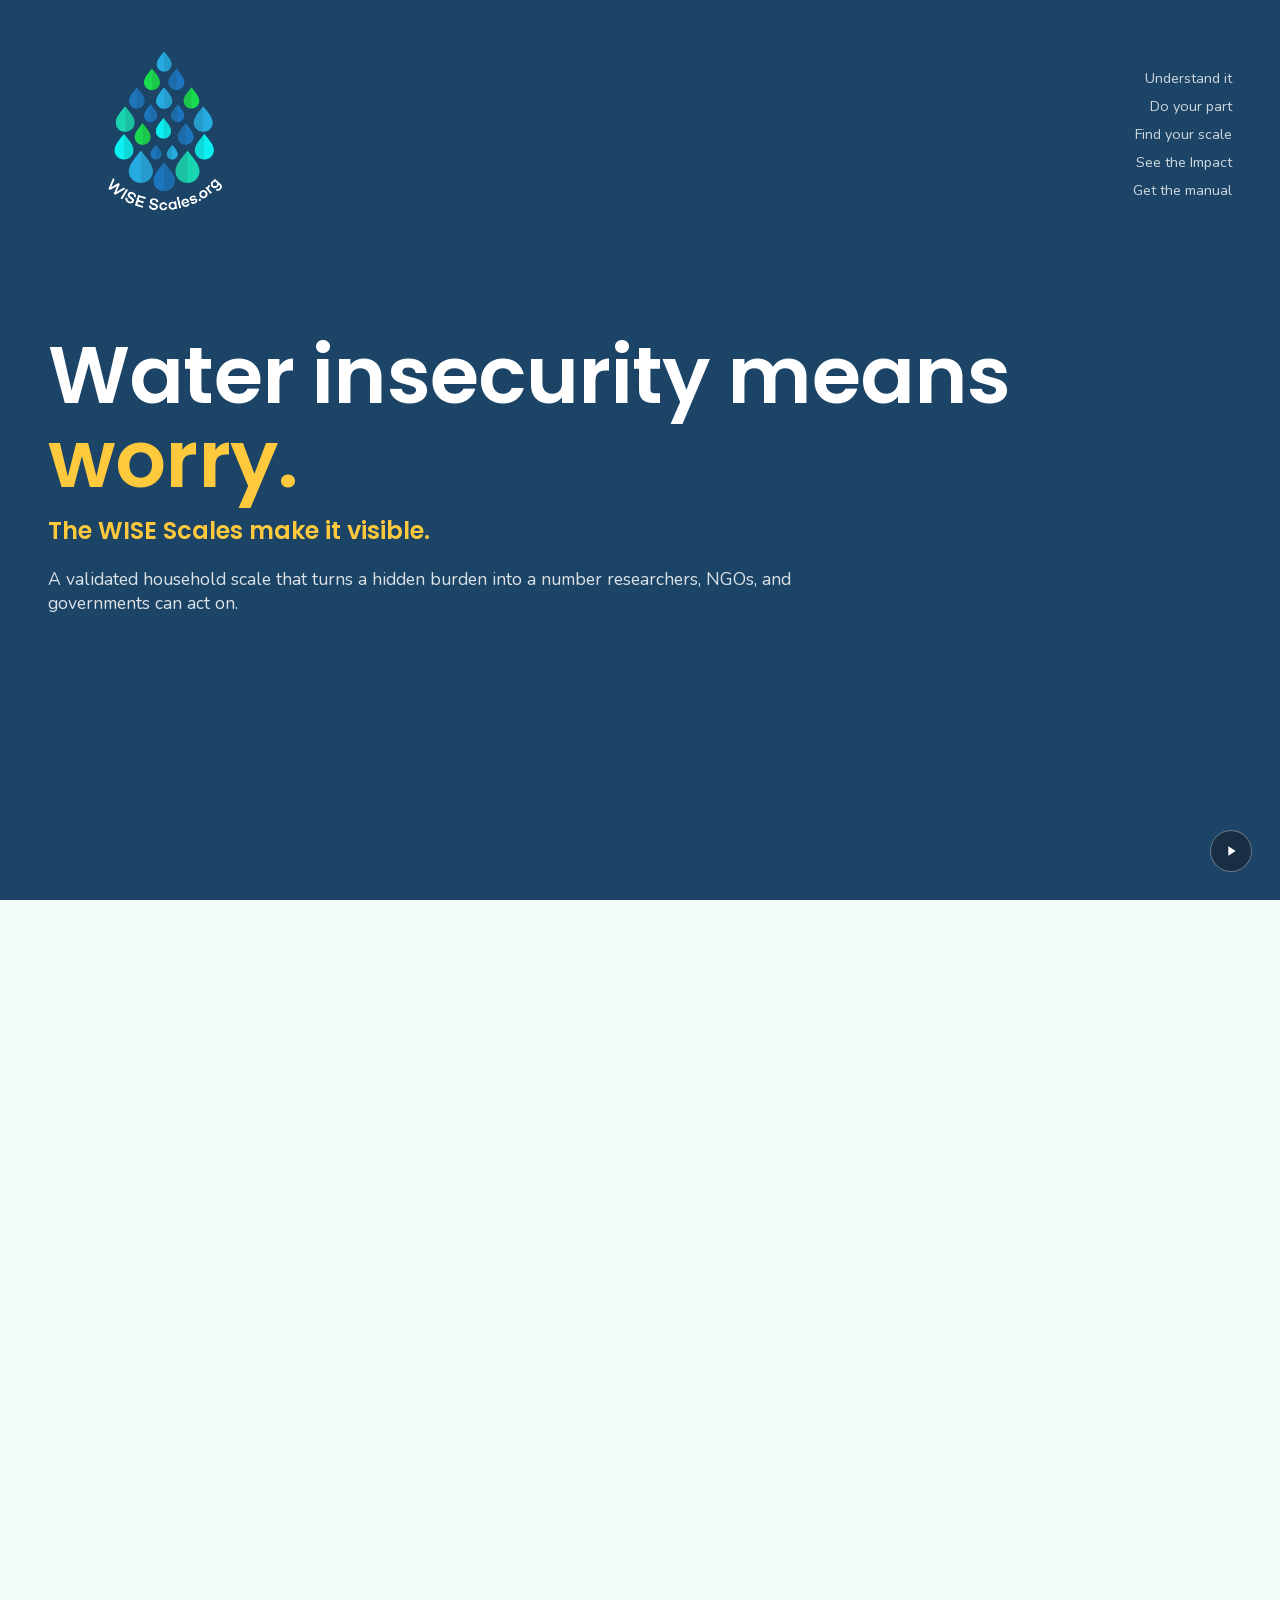
<file: index.html>
<!DOCTYPE html>
<html lang="en">
<head>
<meta charset="utf-8">
<meta name="viewport" content="width=device-width, initial-scale=1">
<title>WISE Scales Website Rebuild</title>
<link rel="icon" type="image/png" href="assets/logo.png">
<link rel="stylesheet" href="styles.css">
</head>
<body>
<div data-concept="a">
  <div class="hero">
    <video class="bg-video" id="bgVideo" autoplay muted loop playsinline aria-hidden="true">
      <source src="assets/hero-v10-nestle-removed.mp4" type="video/mp4">
    </video>
    <div class="hero-scrim" aria-hidden="true"></div>
    <button class="video-toggle" id="videoToggle" type="button" aria-pressed="false" aria-label="Pause background video">
      <svg class="icon-pause" width="16" height="16" viewBox="0 0 24 24" fill="currentColor" aria-hidden="true"><rect x="6" y="5" width="4" height="14"></rect><rect x="14" y="5" width="4" height="14"></rect></svg>
      <svg class="icon-play" width="16" height="16" viewBox="0 0 24 24" fill="currentColor" aria-hidden="true"><path d="M8 5v14l11-7z"></path></svg>
    </button>
    <nav class="hero-nav" id="heroNav">
      <div class="brand-block">
        <img class="logo-img" id="siteLogo" src="assets/logo-color-whitetext.png" alt="WISE Scales">
      </div>
      <div class="links">
        <a href="understand-it.html">Understand it</a>
        <a href="do-your-part.html">Do your part</a>
        <a href="find-your-scale.html">Find your scale</a>
        <a href="see-the-impact.html">See the Impact</a>
        <a href="get-the-manual.html">Get the manual</a>
      </div>
    </nav>
    <div class="hero-content">
      <h1 class="headline">
        <span class="headline-base">Water insecurity means</span>
        <span class="headline-rotator" id="rotator" aria-live="polite">worry.</span>
      </h1>
      <p class="counterpoint">The WISE Scales make it visible.</p>
      <p class="subline">A validated household scale that turns a hidden burden into a number researchers, NGOs, and governments can act on.</p>
    </div>
  </div>
</div>

<section class="rich-section wise-section" id="wise-section">
  <div class="wise-section-inner">
    <h2 class="wise-heading">The questions of the WISE Scales help us bring the lived experience of water into focus. Here are a few of them:</h2>
    <div class="wise-grid" id="wiseGrid">
      <div class="flip-card wise-flip-card" data-tone="blue">
        <div class="flip-card-inner">
          <div class="flip-card-front wise-flip-front">
            <img class="wise-flip-icon" src="assets/icons/worry.png" alt="">
            <p class="wise-flip-word">WORRY</p>
          </div>
          <div class="flip-card-back wise-flip-back">
            <p class="wise-flip-question">How often did you worry that you would not have enough water for all of your needs?</p>
          </div>
        </div>
      </div>
      <div class="flip-card wise-flip-card" data-tone="purple">
        <div class="flip-card-inner">
          <div class="flip-card-front wise-flip-front">
            <img class="wise-flip-icon" src="assets/icons/plans.png" alt="">
            <p class="wise-flip-word">PLANS</p>
          </div>
          <div class="flip-card-back wise-flip-back">
            <p class="wise-flip-question">How often did you have to change schedules or plans because of problems with water?</p>
          </div>
        </div>
      </div>
      <div class="flip-card wise-flip-card" data-tone="teal">
        <div class="flip-card-inner">
          <div class="flip-card-front wise-flip-front">
            <img class="wise-flip-icon" src="assets/icons/hands.png" alt="">
            <p class="wise-flip-word">HANDS</p>
          </div>
          <div class="flip-card-back wise-flip-back">
            <p class="wise-flip-question">How often were you not able to wash your hands after dirty activities because of problems with water?</p>
          </div>
        </div>
      </div>
      <div class="flip-card wise-flip-card" data-tone="ink">
        <div class="flip-card-inner">
          <div class="flip-card-front wise-flip-front">
            <img class="wise-flip-icon" src="assets/icons/drink.png" alt="">
            <p class="wise-flip-word">DRINK</p>
          </div>
          <div class="flip-card-back wise-flip-back">
            <p class="wise-flip-question">How often did you not have as much water to drink as you would have liked?</p>
          </div>
        </div>
      </div>
    </div>
  </div>
</section>

<section class="rich-section impact-section">
  <div class="impact-photo-grid" aria-hidden="true" id="impactPhotoGrid">
    <img src="assets/photos/photo-01.jpg" alt="" loading="lazy">
    <img src="assets/photos/photo-02.jpg" alt="" loading="lazy">
    <img src="assets/photos/photo-03.jpg" alt="" loading="lazy">
    <img src="assets/photos/photo-04.jpg" alt="" loading="lazy">
    <img src="assets/photos/photo-05.jpg" alt="" loading="lazy">
    <img src="assets/photos/photo-06.jpg" alt="" loading="lazy">
    <img src="assets/photos/photo-07.jpg" alt="" loading="lazy">
    <img src="assets/photos/photo-08.jpg" alt="" loading="lazy">
    <img src="assets/photos/photo-09.jpg" alt="" loading="lazy">
    <img src="assets/photos/photo-10.jpg" alt="" loading="lazy">
    <img src="assets/photos/photo-11.jpg" alt="" loading="lazy">
    <img src="assets/photos/photo-12.jpg" alt="" loading="lazy">
    <img src="assets/photos/photo-13.jpg" alt="" loading="lazy">
    <img src="assets/photos/photo-14.jpg" alt="" loading="lazy">
    <img src="assets/photos/photo-15.jpg" alt="" loading="lazy">
    <img src="assets/photos/photo-16.jpg" alt="" loading="lazy">
    <img src="assets/photos/photo-17.jpg" alt="" loading="lazy">
    <img src="assets/photos/photo-18.jpg" alt="" loading="lazy">
    <img src="assets/photos/photo-19.jpg" alt="" loading="lazy">
    <img src="assets/photos/photo-20.jpg" alt="" loading="lazy">
    <img src="assets/photos/photo-21.jpg" alt="" loading="lazy">
    <img src="assets/photos/photo-22.jpg" alt="" loading="lazy">
    <img src="assets/photos/photo-23.jpg" alt="" loading="lazy">
    <img src="assets/photos/photo-24.jpg" alt="" loading="lazy">
    <img src="assets/photos/photo-25.jpg" alt="" loading="lazy">
    <img src="assets/photos/photo-26.jpg" alt="" loading="lazy">
    <img src="assets/photos/photo-27.jpg" alt="" loading="lazy">
    <img src="assets/photos/photo-28.jpg" alt="" loading="lazy">
    <img src="assets/photos/photo-29.jpg" alt="" loading="lazy">
    <img src="assets/photos/photo-30.jpg" alt="" loading="lazy">
    <img src="assets/photos/photo-31.jpg" alt="" loading="lazy">
    <img src="assets/photos/photo-32.jpg" alt="" loading="lazy">
    <img src="assets/photos/photo-33.jpg" alt="" loading="lazy">
    <img src="assets/photos/photo-34.jpg" alt="" loading="lazy">
    <img src="assets/photos/photo-35.jpg" alt="" loading="lazy">
    <img src="assets/photos/photo-36.jpg" alt="" loading="lazy">
  </div>
  <div class="impact-scrim" aria-hidden="true"></div>
  <div class="impact-grid">
    <div>
      <span class="section-kicker">Global Impact</span>
      <h2 class="impact-headline">Water insecurity data for half the world</h2>
      <p class="impact-body">The WISE Scales improve the measurement of water-related issues faced by households and individuals. They help scientists, program developers, community leaders, and policymakers assess the extent of water insecurity, track changes over time, inform policy and program development, and evaluate intervention effectiveness in more than 70 countries.</p>
      <a class="section-cta" href="see-the-impact.html">Learn more about how to get involved
        <svg class="cta-arrow" width="18" height="18" viewBox="0 0 24 24" fill="none" aria-hidden="true"><path d="M5 12h14M13 6l6 6-6 6" stroke="currentColor" stroke-width="2" stroke-linecap="round" stroke-linejoin="round"/></svg>
      </a>
    </div>
    <div class="impact-stats">
      <div class="impact-stat">
        <span class="num" data-count-to="70" data-suffix="+">0</span>
        <span class="label">countries represented</span>
      </div>
      <div class="impact-stat">
        <span class="num" data-count-to="100" data-suffix="+">0</span>
        <span class="label">partner organizations</span>
      </div>
      <div class="impact-stat">
        <span class="num" data-count-to="25000" data-suffix="+">0</span>
        <span class="label">assessments completed</span>
      </div>
    </div>
  </div>
</section>

<section class="rich-section founder-section">
  <img class="founder-photo" src="assets/sera-young-bg.jpg" alt="Sera Young">
  <div class="founder-scrim" aria-hidden="true"></div>
  <div class="founder-veil" aria-hidden="true"></div>
  <div class="founder-flash" aria-hidden="true"></div>
  <div class="founder-quote-box">
    <p class="founder-quote">&ldquo;Water insecurity isn&rsquo;t invisible. It&rsquo;s just unmeasured. The WISE Scales give communities, governments, and researchers a shared language to finally see it, name it, and act on it.&rdquo;</p>
  </div>
  <div class="founder-bio">
    <span class="section-kicker">Founder and Director</span>
    <h2 class="founder-attribution">Sera L. Young, MA, PhD</h2>
    <p class="founder-title">Professor of Anthropology &amp; Global Health Studies, Northwestern University<br>Co-Director, Center for Water Research<br>Morton O. Schapiro Faculty Fellow, Institute for Policy Research<br>Co-Editor-in-Chief, PLOS Water<br>Lead, Water, Nutrition and Health Equity, United Nations University Institute for Water, Environment, and Health</p>
    <a class="section-cta" href="#">Learn more about Sera
      <svg class="cta-arrow" width="18" height="18" viewBox="0 0 24 24" fill="none" aria-hidden="true"><path d="M5 12h14M13 6l6 6-6 6" stroke="currentColor" stroke-width="2" stroke-linecap="round" stroke-linejoin="round"/></svg>
    </a>
  </div>
</section>

<section class="rich-section map-section">
  <h2 class="map-heading">WISE Interactive Map</h2>
  <p class="map-sub">Explore household water insecurity data across the countries and communities where the WISE Scales are in use.</p>
  <a class="map-visual" href="https://northwestern.maps.arcgis.com/apps/instant/basic/index.html?appid=3f465415645243ee8466a335c4cde23e&center=-23.881&hiddenLayers=1992f617056-layer-11&level=0" target="_blank" rel="noopener">
    <img src="assets/map-preview.png" alt="Map of WISE Scales implementation sites worldwide" loading="lazy">
    <span class="map-visual-cta">Explore the map
      <svg class="cta-arrow" width="18" height="18" viewBox="0 0 24 24" fill="none" aria-hidden="true"><path d="M5 12h14M13 6l6 6-6 6" stroke="currentColor" stroke-width="2" stroke-linecap="round" stroke-linejoin="round"/></svg>
    </span>
  </a>
</section>

<footer class="rich-section site-footer">
  <div class="footer-inner">
    <div class="footer-brand">
      <img class="footer-logo" src="assets/logo-color-whitetext.png" alt="WISE Scales">
      <p class="footer-tagline">Measuring water insecurity, household by household.</p>
    </div>
    <nav class="footer-links" aria-label="Footer">
      <a href="index.html">Home</a>
      <a href="understand-it.html">Understand it</a>
      <a href="do-your-part.html">Do your part</a>
      <a href="find-your-scale.html">Find your scale</a>
      <a href="see-the-impact.html">See the Impact</a>
      <a href="get-the-manual.html">Get the manual</a>
    </nav>
  </div>
  <p class="footer-copy">&copy; 2026 WISE Scales. All rights reserved.</p>
</footer>
<script src="script.js"></script>
</body>
</html>
</file>
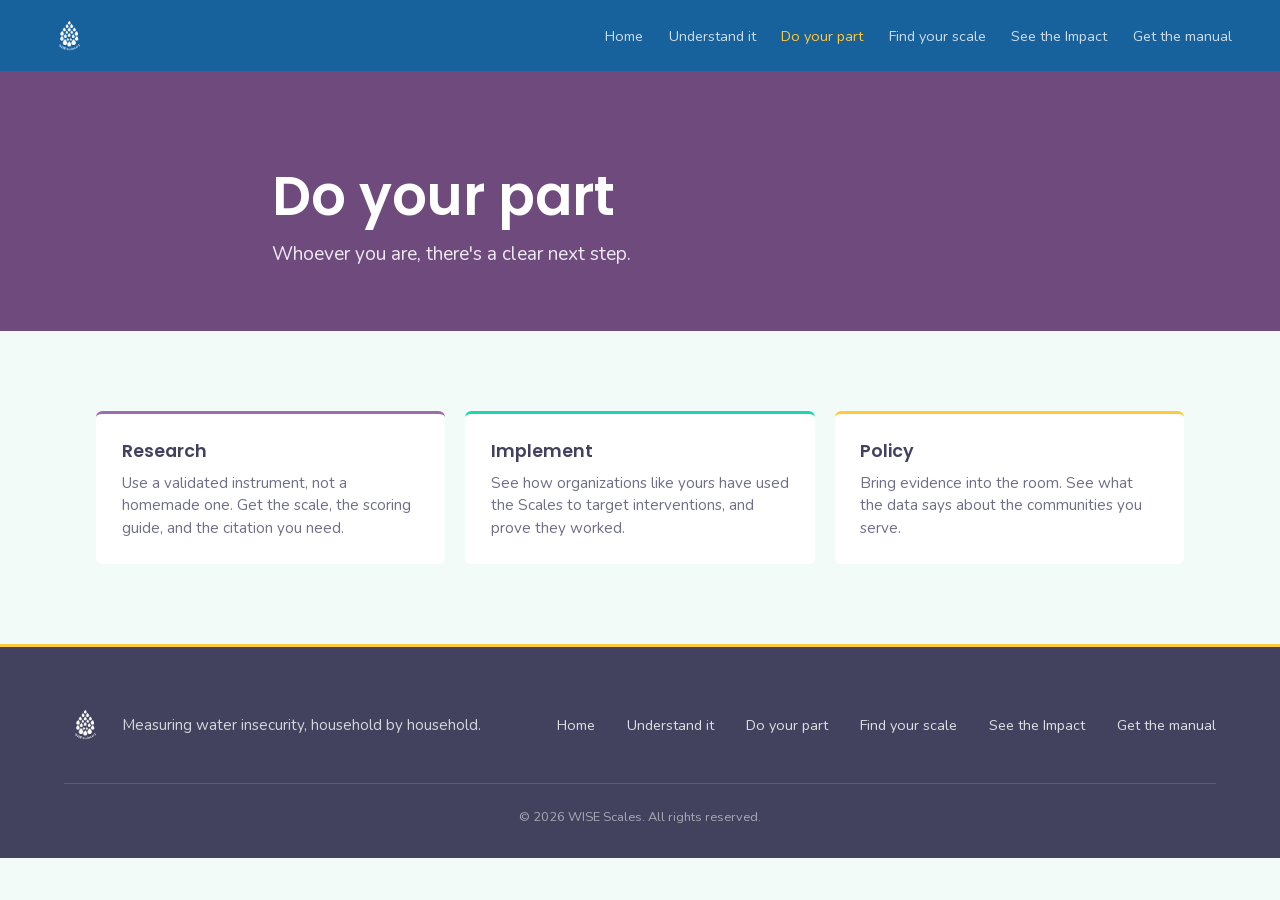
<file: do-your-part.html>
<!DOCTYPE html>
<html lang="en">
<head>
<meta charset="utf-8">
<meta name="viewport" content="width=device-width, initial-scale=1">
<title>Do Your Part | WISE Scales</title>
<link rel="icon" type="image/png" href="assets/logo.png">
<link rel="stylesheet" href="styles.css">
</head>
<body>
<nav class="page-nav">
  <a class="brand-block" href="index.html">
    <img class="logo-img" src="assets/logo-white.png" alt="WISE Scales">
  </a>
  <div class="links">
    <a href="index.html">Home</a>
    <a href="understand-it.html">Understand it</a>
    <a href="do-your-part.html" class="is-current">Do your part</a>
    <a href="find-your-scale.html">Find your scale</a>
    <a href="see-the-impact.html">See the Impact</a>
    <a href="get-the-manual.html">Get the manual</a>
  </div>
</nav>

<header class="page-hero" data-tone="purple">
  <div class="page-hero-inner">
    <h1>Do your part</h1>
    <p>Whoever you are, there's a clear next step.</p>
  </div>
</header>

<section class="page-section" data-tone="light">
  <div class="page-section-inner">
    <div class="card-grid">
      <div class="info-card info-card--purple">
        <h3>Research</h3>
        <p>Use a validated instrument, not a homemade one. Get the scale, the scoring guide, and the citation you need.</p>
      </div>
      <div class="info-card info-card--turquoise">
        <h3>Implement</h3>
        <p>See how organizations like yours have used the Scales to target interventions, and prove they worked.</p>
      </div>
      <div class="info-card info-card--warm">
        <h3>Policy</h3>
        <p>Bring evidence into the room. See what the data says about the communities you serve.</p>
      </div>
    </div>
  </div>
</section>

<footer class="rich-section site-footer">
  <div class="footer-inner">
    <div class="footer-brand">
      <img class="footer-logo" src="assets/logo-white.png" alt="WISE Scales">
      <p class="footer-tagline">Measuring water insecurity, household by household.</p>
    </div>
    <nav class="footer-links" aria-label="Footer">
      <a href="index.html">Home</a>
      <a href="understand-it.html">Understand it</a>
      <a href="do-your-part.html">Do your part</a>
      <a href="find-your-scale.html">Find your scale</a>
      <a href="see-the-impact.html">See the Impact</a>
      <a href="get-the-manual.html">Get the manual</a>
    </nav>
  </div>
  <p class="footer-copy">&copy; 2026 WISE Scales. All rights reserved.</p>
</footer>
<script src="script.js"></script>
</body>
</html>
</file>
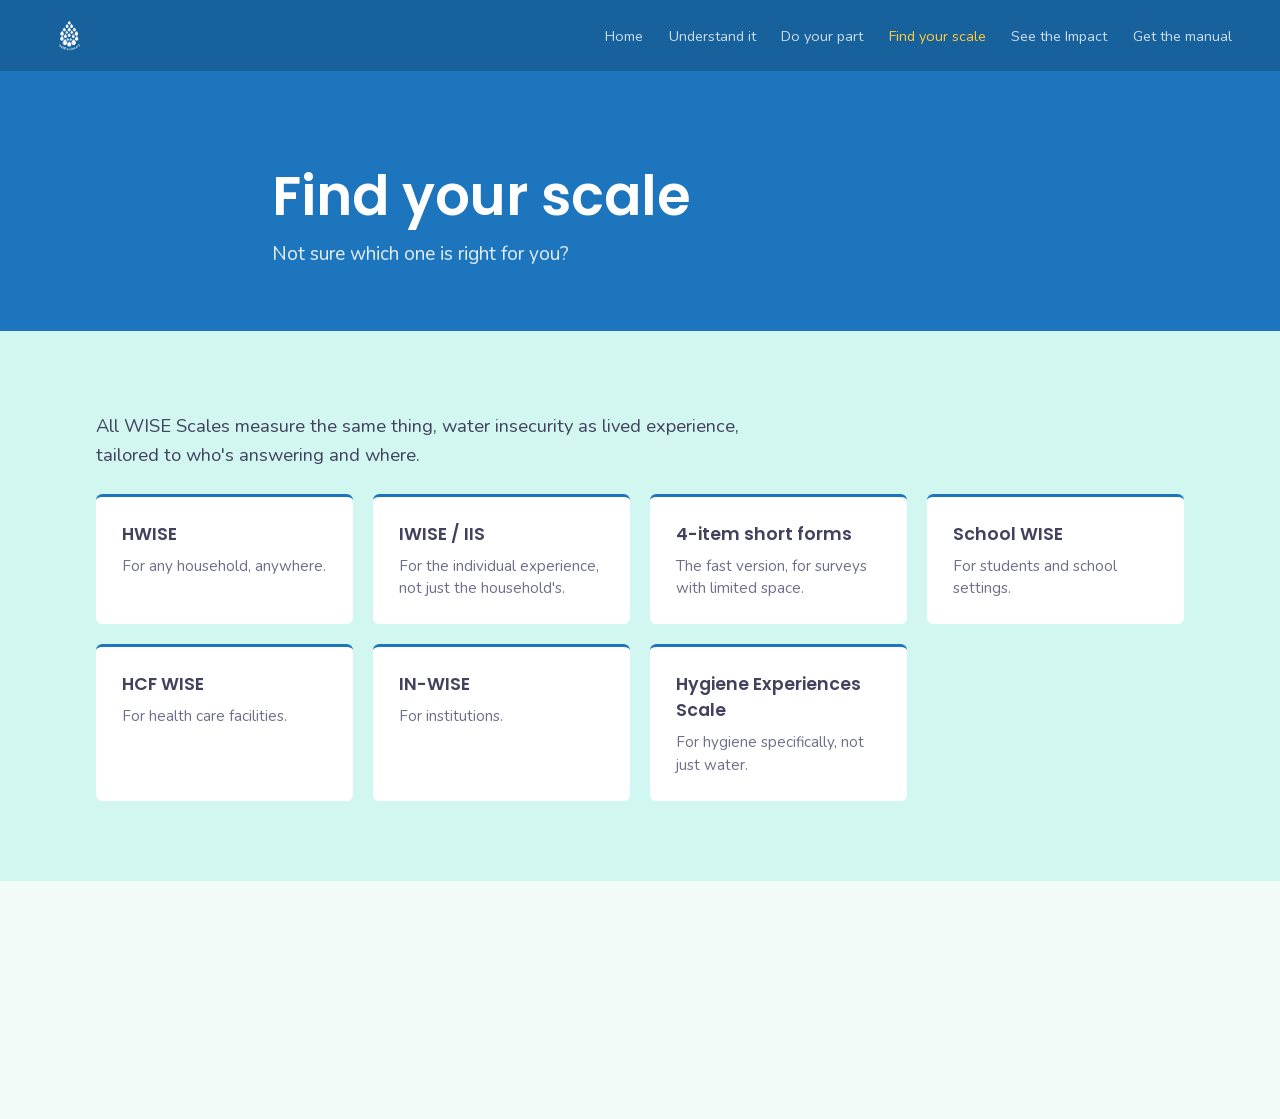
<file: find-your-scale.html>
<!DOCTYPE html>
<html lang="en">
<head>
<meta charset="utf-8">
<meta name="viewport" content="width=device-width, initial-scale=1">
<title>Find Your Scale | WISE Scales</title>
<link rel="icon" type="image/png" href="assets/logo.png">
<link rel="stylesheet" href="styles.css">
</head>
<body>
<nav class="page-nav">
  <a class="brand-block" href="index.html">
    <img class="logo-img" src="assets/logo-white.png" alt="WISE Scales">
  </a>
  <div class="links">
    <a href="index.html">Home</a>
    <a href="understand-it.html">Understand it</a>
    <a href="do-your-part.html">Do your part</a>
    <a href="find-your-scale.html" class="is-current">Find your scale</a>
    <a href="see-the-impact.html">See the Impact</a>
    <a href="get-the-manual.html">Get the manual</a>
  </div>
</nav>

<header class="page-hero" data-tone="blue">
  <div class="page-hero-inner">
    <h1>Find your scale</h1>
    <p>Not sure which one is right for you?</p>
  </div>
</header>

<section class="page-section" data-tone="tint">
  <div class="page-section-inner">
    <p class="lede">All WISE Scales measure the same thing, water insecurity as lived experience, tailored to who's answering and where.</p>
    <div class="card-grid">
      <div class="info-card">
        <h3>HWISE</h3>
        <p>For any household, anywhere.</p>
      </div>
      <div class="info-card">
        <h3>IWISE / IIS</h3>
        <p>For the individual experience, not just the household's.</p>
      </div>
      <div class="info-card">
        <h3>4-item short forms</h3>
        <p>The fast version, for surveys with limited space.</p>
      </div>
      <div class="info-card">
        <h3>School WISE</h3>
        <p>For students and school settings.</p>
      </div>
      <div class="info-card">
        <h3>HCF WISE</h3>
        <p>For health care facilities.</p>
      </div>
      <div class="info-card">
        <h3>IN-WISE</h3>
        <p>For institutions.</p>
      </div>
      <div class="info-card">
        <h3>Hygiene Experiences Scale</h3>
        <p>For hygiene specifically, not just water.</p>
      </div>
    </div>
  </div>
</section>

<footer class="rich-section site-footer">
  <div class="footer-inner">
    <div class="footer-brand">
      <img class="footer-logo" src="assets/logo-white.png" alt="WISE Scales">
      <p class="footer-tagline">Measuring water insecurity, household by household.</p>
    </div>
    <nav class="footer-links" aria-label="Footer">
      <a href="index.html">Home</a>
      <a href="understand-it.html">Understand it</a>
      <a href="do-your-part.html">Do your part</a>
      <a href="find-your-scale.html">Find your scale</a>
      <a href="see-the-impact.html">See the Impact</a>
      <a href="get-the-manual.html">Get the manual</a>
    </nav>
  </div>
  <p class="footer-copy">&copy; 2026 WISE Scales. All rights reserved.</p>
</footer>
<script src="script.js"></script>
</body>
</html>
</file>
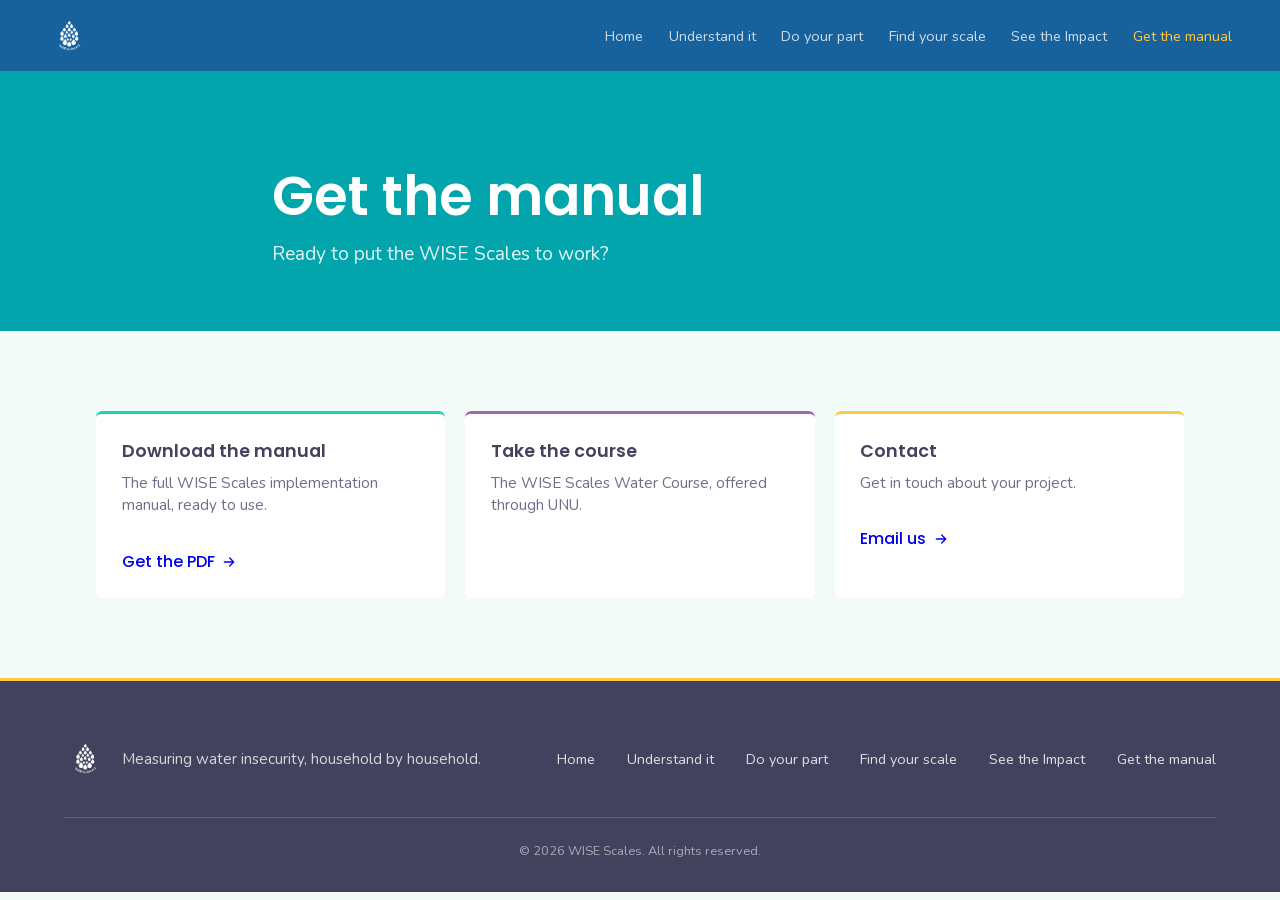
<file: get-the-manual.html>
<!DOCTYPE html>
<html lang="en">
<head>
<meta charset="utf-8">
<meta name="viewport" content="width=device-width, initial-scale=1">
<title>Get the Manual | WISE Scales</title>
<link rel="icon" type="image/png" href="assets/logo.png">
<link rel="stylesheet" href="styles.css">
</head>
<body>
<nav class="page-nav">
  <a class="brand-block" href="index.html">
    <img class="logo-img" src="assets/logo-white.png" alt="WISE Scales">
  </a>
  <div class="links">
    <a href="index.html">Home</a>
    <a href="understand-it.html">Understand it</a>
    <a href="do-your-part.html">Do your part</a>
    <a href="find-your-scale.html">Find your scale</a>
    <a href="see-the-impact.html">See the Impact</a>
    <a href="get-the-manual.html" class="is-current">Get the manual</a>
  </div>
</nav>

<header class="page-hero" data-tone="teal">
  <div class="page-hero-inner">
    <h1>Get the manual</h1>
    <p>Ready to put the WISE Scales to work?</p>
  </div>
</header>

<section class="page-section" data-tone="light">
  <div class="page-section-inner">
    <div class="card-grid">
      <div class="info-card info-card--turquoise">
        <h3>Download the manual</h3>
        <p>The full WISE Scales implementation manual, ready to use.</p>
        <a class="section-cta" href="assets/001-0215_WISE_56pp_Manual_ENG_1.13__DIGITAL_.pdf">Get the PDF
          <svg class="cta-arrow" width="16" height="16" viewBox="0 0 24 24" fill="none" aria-hidden="true"><path d="M5 12h14M13 6l6 6-6 6" stroke="currentColor" stroke-width="2" stroke-linecap="round" stroke-linejoin="round"/></svg>
        </a>
      </div>
      <div class="info-card info-card--purple">
        <h3>Take the course</h3>
        <p>The WISE Scales Water Course, offered through UNU.</p>
      </div>
      <div class="info-card info-card--warm">
        <h3>Contact</h3>
        <p>Get in touch about your project.</p>
        <a class="section-cta" href="mailto:hello@wisescales.org">Email us
          <svg class="cta-arrow" width="16" height="16" viewBox="0 0 24 24" fill="none" aria-hidden="true"><path d="M5 12h14M13 6l6 6-6 6" stroke="currentColor" stroke-width="2" stroke-linecap="round" stroke-linejoin="round"/></svg>
        </a>
      </div>
    </div>
  </div>
</section>

<footer class="rich-section site-footer">
  <div class="footer-inner">
    <div class="footer-brand">
      <img class="footer-logo" src="assets/logo-white.png" alt="WISE Scales">
      <p class="footer-tagline">Measuring water insecurity, household by household.</p>
    </div>
    <nav class="footer-links" aria-label="Footer">
      <a href="index.html">Home</a>
      <a href="understand-it.html">Understand it</a>
      <a href="do-your-part.html">Do your part</a>
      <a href="find-your-scale.html">Find your scale</a>
      <a href="see-the-impact.html">See the Impact</a>
      <a href="get-the-manual.html">Get the manual</a>
    </nav>
  </div>
  <p class="footer-copy">&copy; 2026 WISE Scales. All rights reserved.</p>
</footer>
<script src="script.js"></script>
</body>
</html>
</file>
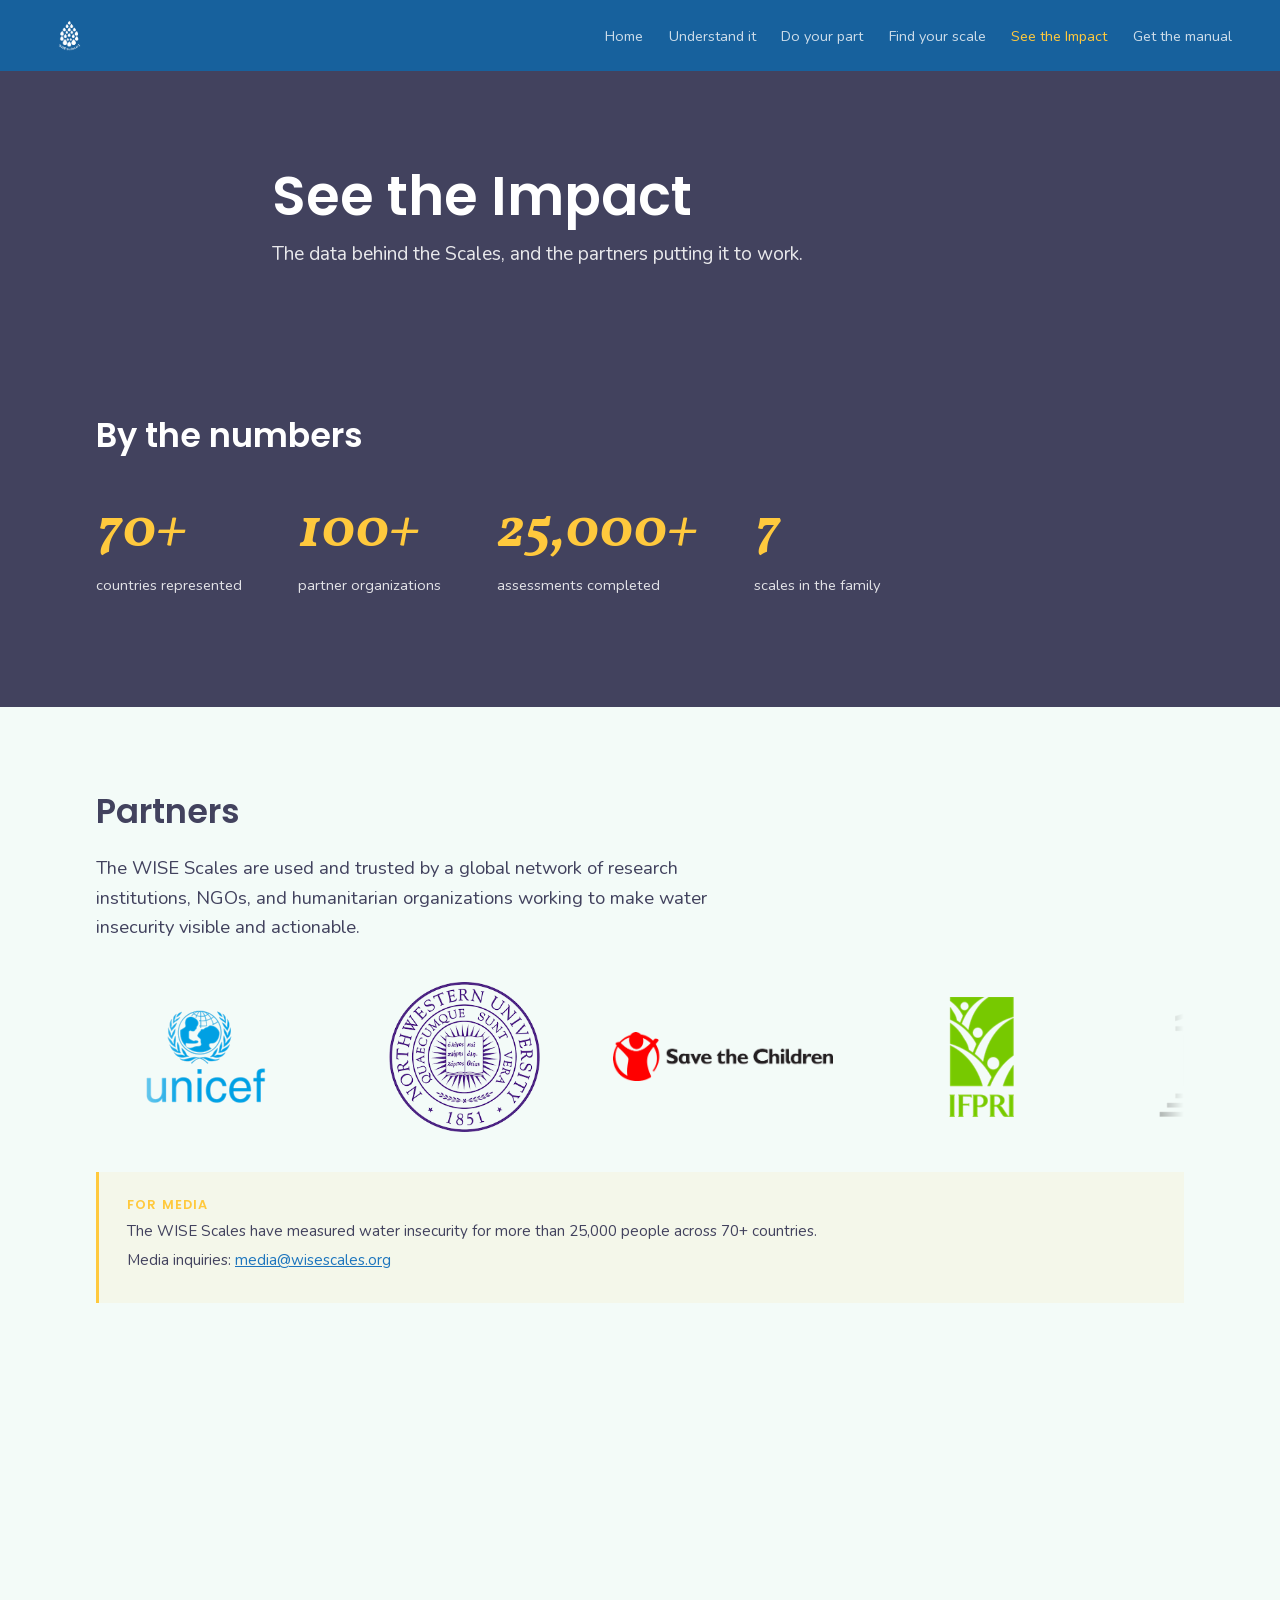
<file: see-the-impact.html>
<!DOCTYPE html>
<html lang="en">
<head>
<meta charset="utf-8">
<meta name="viewport" content="width=device-width, initial-scale=1">
<title>See the Impact | WISE Scales</title>
<link rel="icon" type="image/png" href="assets/logo.png">
<link rel="stylesheet" href="styles.css">
</head>
<body>
<nav class="page-nav">
  <a class="brand-block" href="index.html">
    <img class="logo-img" src="assets/logo-white.png" alt="WISE Scales">
  </a>
  <div class="links">
    <a href="index.html">Home</a>
    <a href="understand-it.html">Understand it</a>
    <a href="do-your-part.html">Do your part</a>
    <a href="find-your-scale.html">Find your scale</a>
    <a href="see-the-impact.html" class="is-current">See the Impact</a>
    <a href="get-the-manual.html">Get the manual</a>
  </div>
</nav>

<header class="page-hero" data-tone="ink">
  <div class="page-hero-inner">
    <h1>See the Impact</h1>
    <p>The data behind the Scales, and the partners putting it to work.</p>
  </div>
</header>

<section class="page-section" data-tone="dark">
  <div class="page-section-inner">
    <h2>By the numbers</h2>
    <div class="stat-row">
      <div>
        <span class="num">70+</span>
        <span class="label">countries represented</span>
      </div>
      <div>
        <span class="num">100+</span>
        <span class="label">partner organizations</span>
      </div>
      <div>
        <span class="num">25,000+</span>
        <span class="label">assessments completed</span>
      </div>
      <div>
        <span class="num">7</span>
        <span class="label">scales in the family</span>
      </div>
    </div>
  </div>
</section>

<section class="page-section" data-tone="light">
  <div class="page-section-inner">
    <h2>Partners</h2>
    <p class="lede">The WISE Scales are used and trusted by a global network of research institutions, NGOs, and humanitarian organizations working to make water insecurity visible and actionable.</p>
    <div class="logo-ticker">
      <div class="logo-ticker-track">
        <div class="logo-ticker-item"><img src="assets/logos/ab13eb_337479cd87f54f9088224b0018edf79e~mv2.png" alt="UNICEF"></div>
        <div class="logo-ticker-item"><img src="assets/logos/logo-northwestern.png" alt="Northwestern University"></div>
        <div class="logo-ticker-item"><img src="assets/logos/logo-save-the-children.png" alt="Save the Children"></div>
        <div class="logo-ticker-item"><img src="assets/logos/ab13eb_46602d8aaea94d04b210f731402eed50~mv2.png" alt="IFPRI"></div>
        <div class="logo-ticker-item"><img src="assets/logos/ab13eb_5ce68d9951734885a932a6925c216c1b~mv2.png" alt="UNESCO"></div>
        <div class="logo-ticker-item"><img src="assets/logos/ab13eb_6799ceb853dc495e8623383fa9401103~mv2.png" alt="CONACYT"></div>
        <div class="logo-ticker-item"><img src="assets/logos/ab13eb_7b71d8bdc82b448d93773984c4d16a12~mv2.png" alt="The World Bank"></div>
        <div class="logo-ticker-item"><img src="assets/logos/ab13eb_b952b5452a0c44139dd285113f13071a~mv2.png" alt="Gallup"></div>
        <div class="logo-ticker-item"><img src="assets/logos/ab13eb_c938475ea0c34c58b23aa86350f5b0d5~mv2.png" alt="Oxfam"></div>
        <div class="logo-ticker-item"><img src="assets/logos/ab13eb_ca81780189594a1695da6726e304838f~mv2.png" alt="Innovations for Poverty Action"></div>
        <div class="logo-ticker-item"><img src="assets/logos/ab13eb_dc3ea706bca448dc8f6d8abab89f1209~mv2.png" alt="The DHS Program"></div>
        <div class="logo-ticker-item"><img src="assets/logos/ab13eb_f71e5bfb821940e5989869c4d8e0d523~mv2.png" alt="Action Against Hunger"></div>
        <div class="logo-ticker-item"><img src="assets/logos/logo-unu-inweh.png" alt="UNU-INWEH"></div>
      </div>
      <div class="logo-ticker-track" aria-hidden="true">
        <div class="logo-ticker-item"><img src="assets/logos/ab13eb_337479cd87f54f9088224b0018edf79e~mv2.png" alt=""></div>
        <div class="logo-ticker-item"><img src="assets/logos/logo-northwestern.png" alt=""></div>
        <div class="logo-ticker-item"><img src="assets/logos/logo-save-the-children.png" alt=""></div>
        <div class="logo-ticker-item"><img src="assets/logos/ab13eb_46602d8aaea94d04b210f731402eed50~mv2.png" alt=""></div>
        <div class="logo-ticker-item"><img src="assets/logos/ab13eb_5ce68d9951734885a932a6925c216c1b~mv2.png" alt=""></div>
        <div class="logo-ticker-item"><img src="assets/logos/ab13eb_6799ceb853dc495e8623383fa9401103~mv2.png" alt=""></div>
        <div class="logo-ticker-item"><img src="assets/logos/ab13eb_7b71d8bdc82b448d93773984c4d16a12~mv2.png" alt=""></div>
        <div class="logo-ticker-item"><img src="assets/logos/ab13eb_b952b5452a0c44139dd285113f13071a~mv2.png" alt=""></div>
        <div class="logo-ticker-item"><img src="assets/logos/ab13eb_c938475ea0c34c58b23aa86350f5b0d5~mv2.png" alt=""></div>
        <div class="logo-ticker-item"><img src="assets/logos/ab13eb_ca81780189594a1695da6726e304838f~mv2.png" alt=""></div>
        <div class="logo-ticker-item"><img src="assets/logos/ab13eb_dc3ea706bca448dc8f6d8abab89f1209~mv2.png" alt=""></div>
        <div class="logo-ticker-item"><img src="assets/logos/ab13eb_f71e5bfb821940e5989869c4d8e0d523~mv2.png" alt=""></div>
        <div class="logo-ticker-item"><img src="assets/logos/logo-unu-inweh.png" alt=""></div>
      </div>
    </div>
    <div class="media-callout">
      <span class="section-kicker">For media</span>
      <p>The WISE Scales have measured water insecurity for more than 25,000 people across 70+ countries.</p>
      <p>Media inquiries: <a href="mailto:media@wisescales.org">media@wisescales.org</a></p>
    </div>
  </div>
</section>

<footer class="rich-section site-footer">
  <div class="footer-inner">
    <div class="footer-brand">
      <img class="footer-logo" src="assets/logo-white.png" alt="WISE Scales">
      <p class="footer-tagline">Measuring water insecurity, household by household.</p>
    </div>
    <nav class="footer-links" aria-label="Footer">
      <a href="index.html">Home</a>
      <a href="understand-it.html">Understand it</a>
      <a href="do-your-part.html">Do your part</a>
      <a href="find-your-scale.html">Find your scale</a>
      <a href="see-the-impact.html">See the Impact</a>
      <a href="get-the-manual.html">Get the manual</a>
    </nav>
  </div>
  <p class="footer-copy">&copy; 2026 WISE Scales. All rights reserved.</p>
</footer>
<script src="script.js"></script>
</body>
</html>
</file>
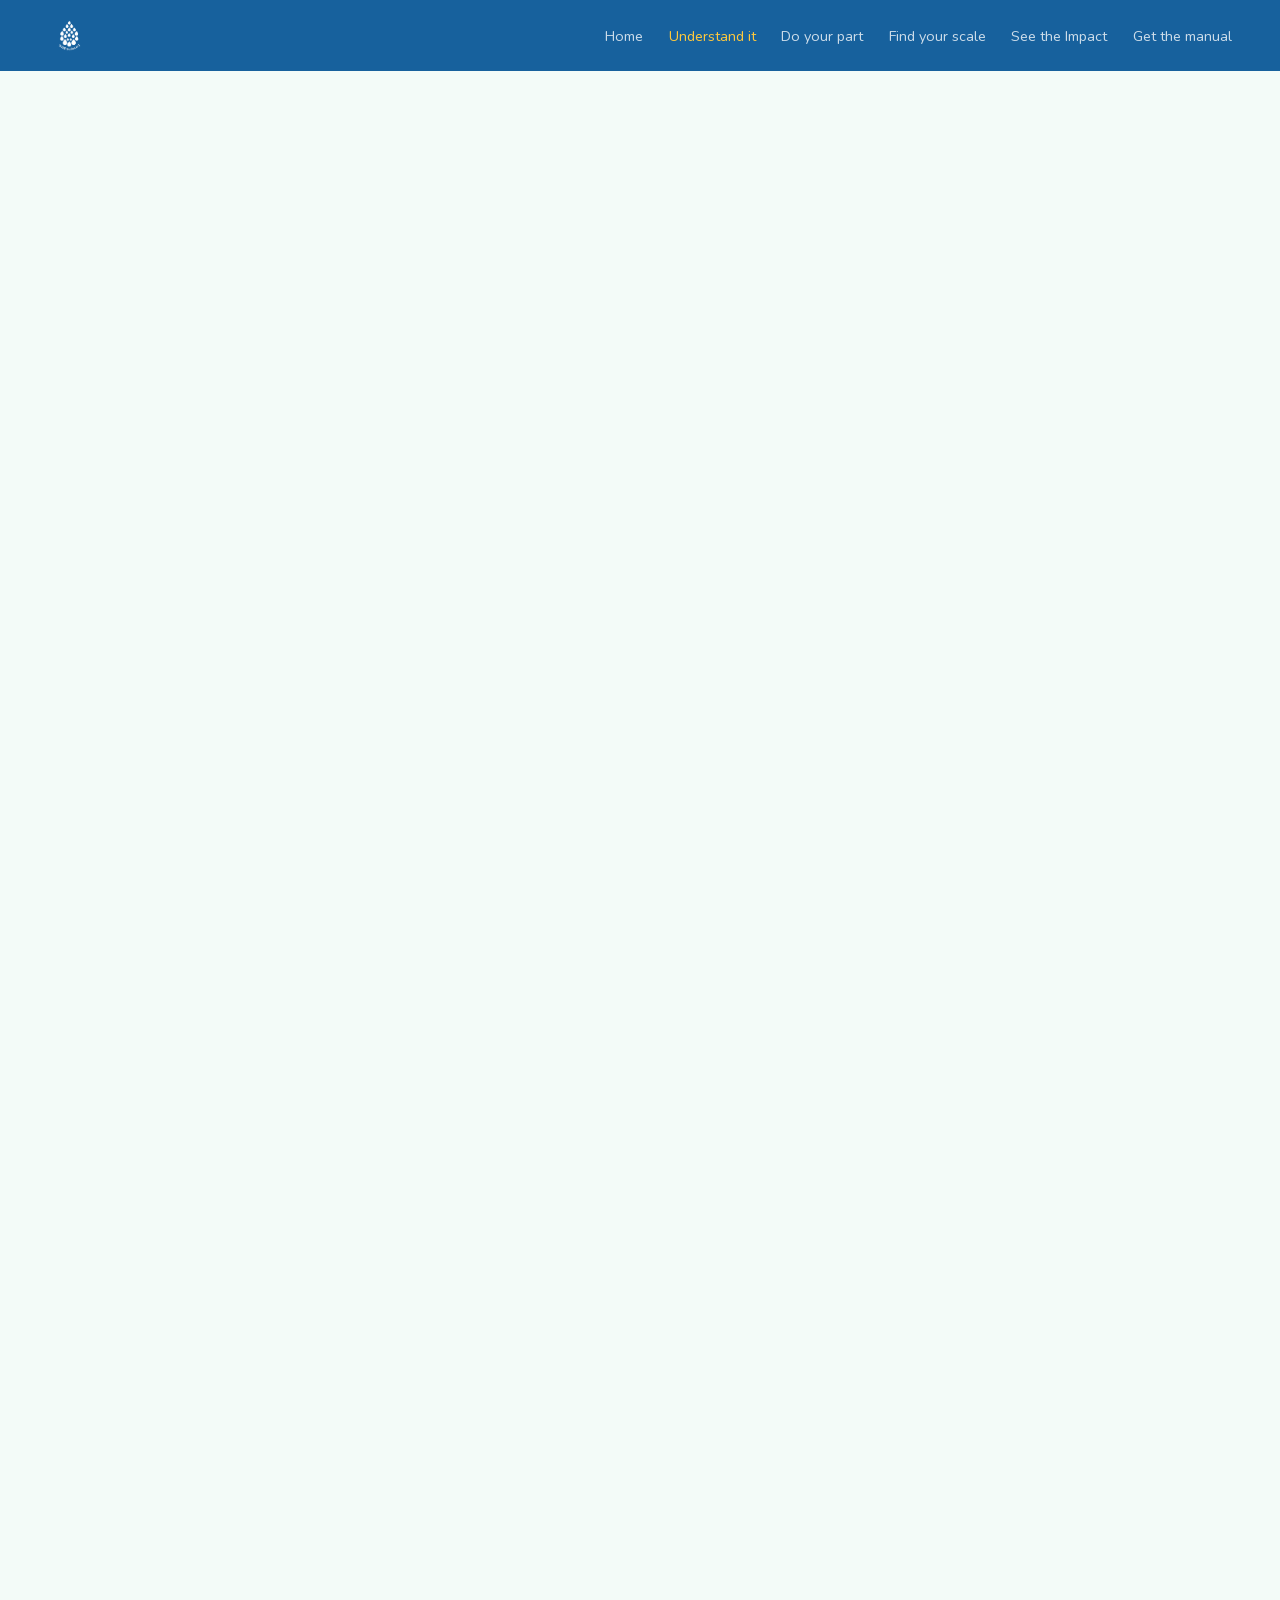
<file: understand-it.html>
<!DOCTYPE html>
<html lang="en">
<head>
<meta charset="utf-8">
<meta name="viewport" content="width=device-width, initial-scale=1">
<title>Understand It | WISE Scales</title>
<link rel="icon" type="image/png" href="assets/logo.png">
<link rel="stylesheet" href="styles.css">
</head>
<body>
<nav class="page-nav">
  <a class="brand-block" href="index.html">
    <img class="logo-img" src="assets/logo-white.png" alt="WISE Scales">
  </a>
  <div class="links">
    <a href="index.html">Home</a>
    <a href="understand-it.html" class="is-current">Understand it</a>
    <a href="do-your-part.html">Do your part</a>
    <a href="find-your-scale.html">Find your scale</a>
    <a href="see-the-impact.html">See the Impact</a>
    <a href="get-the-manual.html">Get the manual</a>
  </div>
</nav>

<main>

<section class="rich-section explainer-panel" id="problem">
  <div class="explainer-slideshow" aria-hidden="true">
    <img class="is-active" src="assets/understand/problem-1.jpg" alt="">
    <img src="assets/understand/problem-2.jpg" alt="">
    <img src="assets/understand/problem-3.jpg" alt="">
    <img src="assets/understand/problem-4.jpg" alt="">
  </div>
  <div class="explainer-scrim"></div>
  <div class="explainer-content">
    <span class="section-kicker" style="color:var(--turquoise)">The Problem</span>
    <h2 class="explainer-heading">Water insecurity isn't the same as scarcity.</h2>
    <p class="explainer-body">A household can live beside a working well and still be insecure. The water might be unpredictable, costly, or unsafe to drink or cook with, even when a source sits right nearby.</p>
    <p class="explainer-body">For decades, that experience went unmeasured. Governments and researchers counted pipes, wells, and rainfall. None of it captured what water insecurity actually felt like.</p>
    <div class="flip-cards">
      <div class="flip-card">
        <div class="flip-card-inner">
          <div class="flip-card-front"><span>Unpredictable</span></div>
          <div class="flip-card-back"><span>Water that comes and goes with no warning, on no schedule anyone can plan around.</span></div>
        </div>
      </div>
      <div class="flip-card">
        <div class="flip-card-inner">
          <div class="flip-card-front"><span>Costly</span></div>
          <div class="flip-card-back"><span>Money or hours spent every day just to get water that should already be there.</span></div>
        </div>
      </div>
      <div class="flip-card">
        <div class="flip-card-inner">
          <div class="flip-card-front"><span>Unsafe</span></div>
          <div class="flip-card-back"><span>A source nearby doesn't mean water that's safe to drink or cook with.</span></div>
        </div>
      </div>
    </div>
  </div>
</section>

<section class="rich-section explainer-panel" id="measurement">
  <div class="explainer-slideshow" aria-hidden="true">
    <img class="is-active" src="assets/understand/measurement-1.jpg" alt="">
    <img src="assets/understand/measurement-2.jpg" alt="">
    <img src="assets/understand/measurement-3.jpg" alt="">
  </div>
  <div class="explainer-scrim"></div>
  <div class="explainer-content">
    <span class="section-kicker" style="color:var(--sky)">The Measurement</span>
    <h2 class="explainer-heading">A short set of questions. A score that reflects real life.</h2>
    <p class="explainer-body">Developed by Dr. Sera Young and collaborators worldwide, the WISE Scales ask about worry, disrupted plans, missed hygiene, and unmet drinking needs.</p>
    <p class="explainer-body">The whole survey takes about three minutes. What comes out is a score, not just a description, one that can be tracked, compared, and acted on.</p>
  </div>
</section>

<section class="rich-section explainer-panel" id="rigor">
  <div class="explainer-slideshow" aria-hidden="true">
    <img class="is-active" src="assets/understand/rigor-1.jpg" alt="">
    <img src="assets/understand/rigor-2.jpg" alt="">
    <img src="assets/understand/rigor-3.jpg" alt="">
  </div>
  <div class="explainer-scrim"></div>
  <div class="explainer-content">
    <span class="section-kicker" style="color:var(--purple)">The Rigor</span>
    <h2 class="explainer-heading">Tested until it held its meaning everywhere.</h2>
    <p class="explainer-body">Every question was piloted, revised, and translated into more than 45 languages, then tested again across dozens of countries and cultures.</p>
    <p class="explainer-body">That process is why a WISE score means the same thing everywhere it's used. A result from one country and a result from another can sit on the same chart and mean the same thing.</p>
    <div class="flip-cards">
      <div class="flip-card">
        <div class="flip-card-inner">
          <div class="flip-card-front"><span>Piloted</span></div>
          <div class="flip-card-back"><span>Tested item by item before anything was finalized.</span></div>
        </div>
      </div>
      <div class="flip-card">
        <div class="flip-card-inner">
          <div class="flip-card-front"><span>Translated</span></div>
          <div class="flip-card-back"><span>Rebuilt in more than 45 languages, not just word for word.</span></div>
        </div>
      </div>
      <div class="flip-card">
        <div class="flip-card-inner">
          <div class="flip-card-front"><span>Validated</span></div>
          <div class="flip-card-back"><span>Checked again in each new country and culture before being trusted.</span></div>
        </div>
      </div>
    </div>
  </div>
</section>

</main>

<footer class="rich-section site-footer">
  <div class="footer-inner">
    <div class="footer-brand">
      <img class="footer-logo" src="assets/logo-white.png" alt="WISE Scales">
      <p class="footer-tagline">Measuring water insecurity, household by household.</p>
    </div>
    <nav class="footer-links" aria-label="Footer">
      <a href="index.html">Home</a>
      <a href="understand-it.html">Understand it</a>
      <a href="do-your-part.html">Do your part</a>
      <a href="find-your-scale.html">Find your scale</a>
      <a href="see-the-impact.html">See the Impact</a>
      <a href="get-the-manual.html">Get the manual</a>
    </nav>
  </div>
  <p class="footer-copy">&copy; 2026 WISE Scales. All rights reserved.</p>
</footer>
<script src="script.js"></script>
</body>
</html>
</file>
<file: styles.css>
@font-face {
  font-family: 'Poppins';
  font-style: normal;
  font-weight: 500;
  font-display: swap;
  src: url("assets/fonts/poppins-500.woff2") format('woff2');
}
@font-face {
  font-family: 'Poppins';
  font-style: normal;
  font-weight: 600;
  font-display: swap;
  src: url("assets/fonts/poppins-600.woff2") format('woff2');
}
@font-face {
  font-family: 'Vollkorn';
  font-style: normal;
  font-weight: 400;
  font-display: swap;
  src: url("assets/fonts/vollkorn-400.woff2") format('woff2');
}
@font-face {
  font-family: 'Vollkorn';
  font-style: italic;
  font-weight: 400;
  font-display: swap;
  src: url("assets/fonts/vollkorn-400-italic.woff2") format('woff2');
}
@font-face {
  font-family: 'Vollkorn';
  font-style: italic;
  font-weight: 700;
  font-display: swap;
  src: url("assets/fonts/vollkorn-700-italic.woff2") format('woff2');
}
@font-face {
  font-family: 'Nunito';
  font-style: normal;
  font-weight: 400;
  font-display: swap;
  src: url("assets/fonts/nunito-400.woff2") format('woff2');
}

:root {
  --ink: #42425E;
  --muted: #6E6E88;
  --structural-blue: #1D75BD;
  --dark-ground: #17619D;
  --deep-purple: #6F4A7D;
  --purple: #9E6CAE;
  --turquoise: #1BD6B0;
  --deep-teal: #02A5AC;
  --sky: #26ABE0;
  --bright-mint: #00DAAE;
  --warm: #FFC93D;
  --warm-shadow: #E8B738;
  --page-ground: #F3FBF8;
  --turquoise-tint: #D1F7F0;
  --hairline: #DCE7E8;

  --shell-bg: var(--page-ground);
  --shell-bg2: var(--turquoise-tint);
  --shell-ink: var(--ink);
  --shell-ink-dim: var(--muted);
  --shell-line: var(--hairline);
  --shell-accent: var(--structural-blue);
  color-scheme: light dark;
}
@media (prefers-color-scheme: dark) {
  :root {
    --shell-bg: #22223A;
    --shell-bg2: #2C2C46;
    --shell-ink: #F0F6F4;
    --shell-ink-dim: #ACACC6;
    --shell-line: rgba(240,246,244,0.14);
    --shell-accent: #5DB1E8;
  }
}
:root[data-theme="dark"] {
  --shell-bg: #22223A;
  --shell-bg2: #2C2C46;
  --shell-ink: #F0F6F4;
  --shell-ink-dim: #ACACC6;
  --shell-line: rgba(240,246,244,0.14);
  --shell-accent: #5DB1E8;
}
:root[data-theme="light"] {
  --shell-bg: var(--page-ground);
  --shell-bg2: var(--turquoise-tint);
  --shell-ink: var(--ink);
  --shell-ink-dim: var(--muted);
  --shell-line: var(--hairline);
  --shell-accent: var(--structural-blue);
}

* { box-sizing: border-box; }
html, body {
  margin: 0;
  padding: 0;
  background: var(--shell-bg);
  color: var(--shell-ink);
  font-family: 'Nunito', -apple-system, "Segoe UI", Roboto, sans-serif;
}
button { font-family: inherit; }
::selection { background: var(--warm); color: #fff; }
a:focus-visible, button:focus-visible {
  outline: 3px solid var(--warm);
  outline-offset: 3px;
  border-radius: 2px;
}

.shell { min-height: 100vh; display: flex; flex-direction: column; }

/* ================= shared hero mechanics ================= */
.hero {
  position: relative;
  min-height: 100vh;
  min-height: 100svh;
  overflow: hidden;
  display: flex;
  flex-direction: column;
}
.hero-nav {
  position: fixed;
  top: 0; left: 0; right: 0;
  z-index: 50;
  display: flex;
  align-items: center;
  justify-content: space-between;
  padding: 0.85rem clamp(1.25rem, 4vw, 3rem);
  transition: padding 0.3s ease, background 0.3s ease, backdrop-filter 0.3s ease;
}
.hero-nav.is-scrolled {
  padding: 0.45rem clamp(1.25rem, 4vw, 3rem);
  background: rgba(23, 25, 40, 0.72);
  backdrop-filter: blur(10px);
  border-bottom: 2px solid var(--warm);
}
.hero-nav .brand-block {
  display: flex;
  align-items: center;
  gap: 0.65rem;
}
.hero-nav .logo-img {
  display: block;
  height: clamp(152px, 22vw, 240px);
  width: auto;
  transition: height 0.3s ease;
}
.hero-nav.is-scrolled .logo-img {
  height: clamp(64px, 8vw, 88px);
}
.hero-nav .mark { font-family: 'Poppins', sans-serif; font-weight: 600; letter-spacing: 0.01em; }
.hero-nav .links {
  display: flex;
  flex-direction: column;
  align-items: flex-end;
  gap: 0.5rem;
  transition: gap 0.3s ease;
}
.hero-nav.is-scrolled .links {
  flex-direction: row;
  align-items: center;
  gap: clamp(0.9rem, 2vw, 2rem);
}
.hero-nav .links a { font-family: 'Nunito', sans-serif; text-decoration: none; font-size: 0.9rem; }
.hero-content {
  position: relative;
  z-index: 5;
  margin-top: auto;
  padding: 0 clamp(1.25rem, 4vw, 3rem) clamp(2.5rem, 6vw, 4.5rem);
  max-width: 46rem;
}
.headline {
  font-family: 'Poppins', sans-serif;
  margin: 0;
  text-wrap: balance;
}
.counterpoint {
  font-family: 'Poppins', sans-serif;
  font-weight: 600;
  font-size: clamp(1.1rem, 2vw, 1.5rem);
  margin: 0.75rem 0 0;
}
.subline { font-family: 'Nunito', sans-serif; max-width: 34rem; text-wrap: pretty; }
.video-toggle {
  position: absolute;
  z-index: 6;
  bottom: clamp(1rem, 3vw, 1.75rem);
  right: clamp(1rem, 3vw, 1.75rem);
  width: 42px;
  height: 42px;
  border-radius: 50%;
  border: 1px solid rgba(255,255,255,0.35);
  background: rgba(20,20,26,0.45);
  color: #fff;
  display: flex;
  align-items: center;
  justify-content: center;
  cursor: pointer;
  backdrop-filter: blur(4px);
  transition: background 0.2s ease;
  padding: 0;
}
.video-toggle:hover { background: rgba(20,20,26,0.65); }
.video-toggle .icon-play { display: none; }
.video-toggle.is-paused .icon-pause { display: none; }
.video-toggle.is-paused .icon-play { display: block; }
@media (prefers-reduced-motion: reduce) {
  * { animation-duration: 0.001ms !important; animation-iteration-count: 1 !important; transition-duration: 0.001ms !important; }
}

/* ================= Concept A: Undercurrent ================= */
[data-concept="a"] .hero {
  background: var(--dark-ground);
  color: #fff;
  justify-content: flex-start;
}
[data-concept="a"] .bg-video {
  position: absolute; inset: 0; z-index: 1;
  width: 100%; height: 100%;
  object-fit: cover;
}
[data-concept="a"] .hero-scrim {
  position: absolute; inset: 0; z-index: 2;
  background: rgba(34, 34, 38, 0.46);
  pointer-events: none;
}
[data-concept="a"] .hero-nav .mark { color: #fff; font-size: 1.05rem; }
[data-concept="a"] .hero-nav .links a { color: rgba(255,255,255,0.78); }
[data-concept="a"] .hero-nav .links a:hover { color: var(--warm); }
[data-concept="a"] .hero-content {
  margin-top: clamp(300px, 26vw, 360px);
  padding: 0 clamp(1.25rem, 4vw, 3rem);
  text-align: left;
  max-width: none;
  width: 100%;
}
[data-concept="a"] .headline {
  font-weight: 600;
  font-size: clamp(2.2rem, 6.4vw, 5rem);
  line-height: 1.05;
  letter-spacing: -0.01em;
  color: #fff;
}
[data-concept="a"] .headline-base { display: block; }
[data-concept="a"] .headline-rotator {
  display: block;
  color: var(--warm);
  opacity: 1;
  transform: translateY(0);
  transition: opacity 0.4s ease, transform 0.4s ease;
}
[data-concept="a"] .headline-rotator.leaving { opacity: 0; transform: translateY(14px); }
[data-concept="a"] .headline-rotator.entering { opacity: 0; transform: translateY(-14px); transition: none; }
[data-concept="a"] .counterpoint { color: var(--warm); }
[data-concept="a"] .subline { color: rgba(255,255,255,0.85); font-size: clamp(0.95rem, 1.4vw, 1.1rem); margin: 1.2rem 0 0; max-width: min(52rem, 88%); }

/* ================= Post-hero content sections ================= */
.rich-section {
  position: relative;
  padding: clamp(4rem, 10vw, 7rem) clamp(1.25rem, 4vw, 3rem);
  opacity: 0;
  transform: translateY(24px);
  transition: opacity 0.7s ease, transform 0.7s ease;
}
.rich-section.is-visible { opacity: 1; transform: translateY(0); }
.section-kicker {
  display: inline-block;
  font-family: 'Poppins', sans-serif;
  font-weight: 600;
  text-transform: uppercase;
  letter-spacing: 0.09em;
  font-size: clamp(0.75rem, 1vw, 0.85rem);
  margin-bottom: 0.9rem;
}
.section-cta {
  display: inline-flex;
  align-items: center;
  gap: 0.4rem;
  font-family: 'Poppins', sans-serif;
  font-weight: 500;
  text-decoration: none;
  margin-top: clamp(1.5rem, 3vw, 2rem);
  transition: opacity 0.15s ease;
}
.section-cta:hover { opacity: 0.8; }
.cta-arrow { display: inline-block; transition: transform 0.15s ease; }
.section-cta:hover .cta-arrow { transform: translateX(3px); }

/* ---- Understand It (full-bleed explainer panels) ---- */
.explainer-panel {
  position: relative;
  min-height: 100vh;
  min-height: 100svh;
  display: flex;
  align-items: center;
  overflow: hidden;
  color: #fff;
  padding: 0;
}
.explainer-slideshow {
  position: absolute; inset: 0;
  z-index: 0;
}
.explainer-slideshow img {
  position: absolute; inset: 0;
  width: 100%; height: 100%;
  object-fit: cover;
  opacity: 0;
  transition: opacity 1.6s ease;
}
.explainer-slideshow img.is-active { opacity: 1; }
.explainer-scrim {
  position: absolute; inset: 0;
  z-index: 1;
  background: linear-gradient(100deg, rgba(15,16,26,0.9) 0%, rgba(15,16,26,0.74) 42%, rgba(15,16,26,0.32) 75%, rgba(15,16,26,0.15) 100%);
}
.explainer-content {
  position: relative;
  z-index: 2;
  padding: clamp(2rem, 6vw, 4rem) clamp(1.25rem, 5vw, 4.5rem);
  max-width: 44rem;
}
.explainer-panel .section-kicker {
  font-size: clamp(1.6rem, 3.8vw, 2.5rem);
  letter-spacing: 0.01em;
  margin-bottom: 0.7rem;
}
.explainer-heading {
  font-family: 'Poppins', sans-serif;
  font-weight: 600;
  font-size: clamp(2rem, 4.6vw, 3.3rem);
  line-height: 1.15;
  margin: 0 0 1.1rem;
  color: #fff;
  text-wrap: balance;
}
.explainer-body {
  font-family: 'Nunito', sans-serif;
  font-size: clamp(1.05rem, 1.6vw, 1.25rem);
  line-height: 1.6;
  color: rgba(255,255,255,0.88);
  margin: 0 0 1rem;
  max-width: 38rem;
}
.flip-cards {
  display: flex;
  flex-wrap: wrap;
  gap: 1rem;
  margin-top: 1.5rem;
}
.flip-card {
  width: clamp(8.5rem, 20vw, 10.5rem);
  height: clamp(7rem, 15vw, 8.5rem);
  perspective: 1200px;
  cursor: pointer;
}
.flip-card-inner {
  position: relative;
  width: 100%;
  height: 100%;
  transition: transform 0.6s cubic-bezier(0.4, 0.2, 0.2, 1);
  transform-style: preserve-3d;
}
.flip-card:hover .flip-card-inner,
.flip-card.is-flipped .flip-card-inner {
  transform: rotateY(180deg);
}
.flip-card-front, .flip-card-back {
  position: absolute; inset: 0;
  backface-visibility: hidden;
  border-radius: 0.4rem;
  border-left: 3px solid var(--warm);
  background: rgba(255,255,255,0.1);
  backdrop-filter: blur(6px);
  display: flex;
  align-items: center;
  justify-content: center;
  padding: 0.85rem;
  text-align: center;
}
.flip-card-front span {
  font-family: 'Poppins', sans-serif;
  font-weight: 700;
  font-size: 1.15rem;
  color: #fff;
}
.flip-card-back {
  transform: rotateY(180deg);
  background: rgba(23,25,40,0.82);
}
.flip-card-back span {
  font-family: 'Nunito', sans-serif;
  font-weight: 600;
  font-size: 0.85rem;
  line-height: 1.4;
  color: #fff;
}
@media (prefers-reduced-motion: reduce) {
  .flip-card-inner { transition: none; }
}

/* ---- WISE-4 questions ---- */
.wise-section {
  background: var(--page-ground);
  color: var(--ink);
}
.wise-section-inner {
  max-width: 64rem;
  margin: 0 auto;
}
.wise-heading {
  font-family: 'Poppins', sans-serif;
  font-weight: 600;
  font-size: clamp(1.5rem, 3.2vw, 2.2rem);
  line-height: 1.3;
  max-width: 85%;
  margin: 0 0 clamp(2rem, 5vw, 3rem);
  color: var(--ink);
  text-wrap: balance;
}
.wise-grid {
  display: grid;
  grid-template-columns: repeat(2, 1fr);
  gap: 1.25rem 1.5rem;
}
@media (max-width: 640px) {
  .wise-grid { grid-template-columns: 1fr; }
}
.wise-flip-card { width: 100%; height: clamp(9rem, 16vw, 12.5rem); }
.wise-flip-front {
  flex-direction: row;
  gap: 1.25rem;
  backdrop-filter: none;
  overflow: hidden;
}
.wise-flip-card[data-tone="blue"] .flip-card-front { background: var(--structural-blue); }
.wise-flip-card[data-tone="purple"] .flip-card-front { background: var(--deep-purple); }
.wise-flip-card[data-tone="teal"] .flip-card-front { background: var(--deep-teal); }
.wise-flip-card[data-tone="ink"] .flip-card-front { background: var(--ink); }
.wise-flip-icon {
  height: clamp(4.5rem, 9vw, 10rem);
  width: auto;
  flex-shrink: 0;
}
.wise-flip-word {
  font-family: 'Poppins', sans-serif;
  font-weight: 700;
  font-size: clamp(2.5rem, 5vw, 4rem);
  line-height: 1;
  letter-spacing: 0.01em;
  color: #fff;
  margin: 0;
  white-space: nowrap;
}
.wise-flip-back {
  padding: 1.25rem;
  background: #fff;
}
.wise-flip-question {
  font-family: 'Nunito', sans-serif;
  font-weight: 700;
  font-size: clamp(1.4rem, 3.2vw, 2.1rem);
  line-height: 1.25;
  color: var(--ink);
  margin: 0;
}

/* ---- Global Impact ---- */
.impact-section {
  background: var(--ink);
  color: #fff;
  border-top: 3px solid var(--warm);
}
.impact-photo-grid {
  position: absolute; inset: 0; z-index: 0;
  overflow: hidden;
  display: grid;
  grid-template-columns: repeat(9, 1fr);
  grid-auto-rows: 1fr;
}
.impact-photo-grid img {
  width: 100%; height: 100%;
  object-fit: cover;
  display: block;
  filter: saturate(0.92) contrast(1.03);
}
.impact-scrim {
  position: absolute; inset: 0; z-index: 1;
  background: linear-gradient(135deg, rgba(29,117,189,0.87) 0%, rgba(2,165,172,0.83) 52%, rgba(111,74,125,0.89) 100%);
}
.impact-grid {
  position: relative;
  z-index: 2;
  display: grid;
  grid-template-columns: minmax(0, 1.3fr) minmax(0, 1fr);
  gap: clamp(2rem, 5vw, 4rem);
  align-items: center;
  max-width: 72rem;
  margin: 0 auto;
}
@media (max-width: 780px) {
  .impact-grid { grid-template-columns: 1fr; }
}
.impact-section .section-kicker { color: var(--warm); }
.impact-headline {
  font-family: 'Poppins', sans-serif;
  font-weight: 600;
  font-size: clamp(1.9rem, 4.4vw, 3.1rem);
  line-height: 1.15;
  margin: 0 0 1.1rem;
  text-wrap: balance;
}
.impact-body {
  font-family: 'Nunito', sans-serif;
  font-size: clamp(1rem, 1.4vw, 1.15rem);
  line-height: 1.6;
  color: rgba(255,255,255,0.88);
  max-width: 34rem;
}
.impact-section .section-cta { color: #fff; }
.impact-stats {
  display: flex;
  flex-direction: column;
  gap: clamp(1.5rem, 3.5vw, 2.5rem);
}
.impact-stat { text-align: center; }
.impact-stat .num {
  display: block;
  font-family: 'Vollkorn', serif;
  font-style: italic;
  font-weight: 700;
  font-size: clamp(3rem, 6.5vw, 4.5rem);
  line-height: 1;
  color: var(--warm);
}
.impact-stat .label {
  display: block;
  font-family: 'Nunito', sans-serif;
  font-size: clamp(0.9rem, 1.2vw, 1.05rem);
  color: rgba(255,255,255,0.82);
  margin-top: 0.4rem;
  letter-spacing: 0.02em;
}

/* ---- WISE Interactive Map ---- */
.map-section {
  background: var(--page-ground);
  color: var(--ink);
  text-align: center;
  padding-left: clamp(0.75rem, 2vw, 1.25rem);
  padding-right: clamp(0.75rem, 2vw, 1.25rem);
}
.map-section .section-kicker { color: var(--purple); }
.map-heading {
  font-family: 'Poppins', sans-serif;
  font-weight: 600;
  font-size: clamp(1.8rem, 4vw, 2.6rem);
  margin: 0 0 0.6rem;
  color: var(--ink);
}
.map-sub {
  font-family: 'Nunito', sans-serif;
  color: var(--muted);
  max-width: 34rem;
  margin: 0 auto 2.5rem;
  font-size: clamp(0.95rem, 1.3vw, 1.1rem);
}
.map-visual {
  position: relative;
  display: block;
  max-width: 100%;
  margin: 0 auto;
  aspect-ratio: 1431 / 629;
  border-radius: 0.5rem;
  overflow: hidden;
  border: 1px solid var(--hairline);
  box-shadow: 0 30px 70px rgba(23,25,40,0.22);
  text-decoration: none;
}
.map-visual img {
  position: absolute; inset: 0;
  width: 100%; height: 100%;
  object-fit: cover;
  display: block;
  transition: transform 0.4s ease;
}
.map-visual:hover img { transform: scale(1.03); }
.map-visual-cta {
  position: absolute;
  left: 0; right: 0; bottom: 0;
  display: flex;
  align-items: center;
  justify-content: center;
  gap: 0.5rem;
  padding: 0.9rem 1.25rem;
  background: rgba(23,25,40,0.82);
  color: #fff;
  font-family: 'Poppins', sans-serif;
  font-weight: 500;
  font-size: clamp(0.85rem, 1.3vw, 0.98rem);
  text-align: center;
}
.map-visual-cta .cta-arrow { transition: transform 0.15s ease; }
.map-visual:hover .map-visual-cta .cta-arrow { transform: translateX(3px); }

/* ---- Founder ---- */
.founder-section {
  position: relative;
  color: #fff;
  min-height: 92vh;
  display: flex;
  flex-direction: column;
  justify-content: space-between;
  padding: clamp(4rem, 9vw, 7rem) clamp(1.25rem, 4vw, 3rem) clamp(3rem, 8vw, 6rem);
  overflow: hidden;
  background: #0b0c14;
}
.founder-photo {
  position: absolute; inset: 0;
  width: 100%; height: 100%;
  object-fit: contain;
  object-position: center;
  z-index: 0;
  -webkit-mask-image: linear-gradient(90deg, transparent, #000 14%, #000 86%, transparent);
  mask-image: linear-gradient(90deg, transparent, #000 14%, #000 86%, transparent);
}
.founder-scrim {
  position: absolute; inset: 0;
  z-index: 1;
  background: linear-gradient(180deg, rgba(15,16,26,0) 0%, rgba(15,16,26,0) 42%, rgba(15,16,26,0.55) 62%, rgba(15,16,26,0.93) 100%);
}
.founder-veil {
  position: absolute; inset: 0;
  z-index: 1;
  background: #0b0c14;
  opacity: 1;
  transition: opacity 1.6s ease 0.9s;
  pointer-events: none;
}
.founder-section.is-visible .founder-veil { opacity: 0; }
@media (prefers-reduced-motion: reduce) {
  .founder-veil { display: none; }
}
.founder-flash {
  position: absolute; inset: 0;
  z-index: 2;
  background: #fff;
  opacity: 0;
  pointer-events: none;
}
.founder-section.is-visible .founder-flash {
  animation: founder-flash-pop 0.7s ease-out 0.85s 1;
}
@keyframes founder-flash-pop {
  0% { opacity: 0.85; }
  100% { opacity: 0; }
}
@media (prefers-reduced-motion: reduce) {
  .founder-flash { display: none; }
}
.founder-section .section-kicker { color: var(--warm); position: relative; z-index: 2; }
.founder-quote-box {
  position: relative;
  z-index: 2;
  align-self: flex-end;
  max-width: min(22rem, 88%);
  background: rgba(15,16,26,0.72);
  backdrop-filter: blur(6px);
  border-left: 3px solid var(--warm);
  padding: clamp(1.5rem, 3vw, 2.25rem);
}
.founder-bio {
  position: relative;
  z-index: 2;
  align-self: flex-start;
  max-width: min(34rem, 92%);
}
.founder-quote {
  font-family: 'Vollkorn', serif;
  font-style: italic;
  font-weight: 400;
  font-size: clamp(1.15rem, 1vw + 1.2vh, 1.6rem);
  line-height: 1.4;
  margin: 0;
  color: #fff;
}
.founder-attribution {
  font-family: 'Poppins', sans-serif;
  font-weight: 700;
  font-size: clamp(1.8rem, 2vw + 2vh, 2.75rem);
  color: #fff;
  margin: 0 0 1rem;
}
.founder-title {
  font-family: 'Nunito', sans-serif;
  font-weight: 400;
  font-size: 0.92rem;
  color: rgba(255,255,255,0.78);
  margin: 0;
  line-height: 1.4;
}
.founder-section .section-cta { color: #fff; }

/* ---- Footer ---- */
.site-footer {
  background: var(--ink);
  color: rgba(255,255,255,0.85);
  border-top: 3px solid var(--warm);
  padding: clamp(2.5rem, 6vw, 3.5rem) clamp(1.25rem, 4vw, 3rem) clamp(1.5rem, 4vw, 2rem);
}
.footer-inner {
  display: flex;
  flex-wrap: wrap;
  align-items: center;
  justify-content: space-between;
  gap: 1.5rem;
  max-width: 72rem;
  margin: 0 auto;
  padding-bottom: clamp(1.5rem, 4vw, 2.25rem);
  border-bottom: 1px solid rgba(255,255,255,0.14);
}
.footer-brand {
  display: flex;
  align-items: center;
  gap: 0.9rem;
}
.footer-logo {
  display: block;
  height: 44px;
  width: auto;
}
.footer-tagline {
  font-family: 'Nunito', sans-serif;
  font-size: 0.95rem;
  color: rgba(255,255,255,0.78);
  margin: 0;
}
.footer-links {
  display: flex;
  flex-wrap: wrap;
  gap: clamp(1rem, 3vw, 2rem);
}
.footer-links a {
  font-family: 'Nunito', sans-serif;
  font-size: 0.9rem;
  color: rgba(255,255,255,0.82);
  text-decoration: none;
  transition: color 0.15s ease;
}
.footer-links a:hover { color: var(--warm); }
.footer-copy {
  font-family: 'Nunito', sans-serif;
  font-size: 0.8rem;
  color: rgba(255,255,255,0.55);
  max-width: 72rem;
  margin: clamp(1.25rem, 3vw, 1.5rem) auto 0;
  text-align: center;
}

/* ---- Secondary pages (e.g. Understand It) ---- */
.page-nav {
  display: flex;
  align-items: center;
  justify-content: space-between;
  gap: 1rem;
  padding: 0.85rem clamp(1.25rem, 4vw, 3rem);
  background: var(--dark-ground);
}
.page-nav .brand-block {
  display: flex;
  align-items: center;
  gap: 0.65rem;
  text-decoration: none;
}
.page-nav .logo-img {
  display: block;
  height: 44px;
  width: auto;
}
.page-nav .links {
  display: flex;
  align-items: center;
  flex-wrap: wrap;
  gap: clamp(0.75rem, 2vw, 2rem);
}
.page-nav .links a {
  font-family: 'Nunito', sans-serif;
  font-size: 0.9rem;
  text-decoration: none;
  color: rgba(255,255,255,0.78);
}
.page-nav .links a:hover,
.page-nav .links a.is-current { color: var(--warm); }
.page-header {
  background: var(--page-ground);
  color: var(--ink);
  padding: clamp(3rem, 8vw, 5rem) clamp(1.25rem, 4vw, 3rem) clamp(2rem, 5vw, 3rem);
}
.page-header .section-kicker { color: var(--purple); }
.page-title {
  font-family: 'Poppins', sans-serif;
  font-weight: 600;
  font-size: clamp(1.8rem, 4vw, 2.8rem);
  line-height: 1.2;
  max-width: 42rem;
  margin: 0 0 1rem;
  color: var(--ink);
}
.page-lede {
  font-family: 'Nunito', sans-serif;
  font-size: clamp(1rem, 1.4vw, 1.15rem);
  line-height: 1.6;
  color: var(--muted);
  max-width: 38rem;
  margin: 0;
}
.page-placeholder {
  background: var(--page-ground);
  color: var(--muted);
  font-family: 'Nunito', sans-serif;
  padding: 0 clamp(1.25rem, 4vw, 3rem) clamp(5rem, 12vw, 8rem);
  min-height: 30vh;
  border-bottom: 1px dashed var(--hairline);
}

/* ================= New pages, thin content pass (2026-08-28) ================= */
/* Colored hero band, one per new page, for visual variety against .page-nav/.site-footer */
.page-hero {
  color: #fff;
  padding: clamp(3.5rem, 9vw, 6rem) clamp(1.25rem, 4vw, 3rem) clamp(2.5rem, 6vw, 4rem);
}
.page-hero-inner { max-width: 46rem; margin: 0 auto; text-align: left; }
.page-hero h1 {
  font-family: 'Poppins', sans-serif;
  font-weight: 600;
  font-size: clamp(2.2rem, 5.5vw, 3.4rem);
  line-height: 1.1;
  margin: 0 0 0.85rem;
  text-wrap: balance;
}
.page-hero p {
  font-family: 'Nunito', sans-serif;
  font-size: clamp(1rem, 1.6vw, 1.2rem);
  color: rgba(255,255,255,0.88);
  max-width: 38rem;
  margin: 0;
}
.page-hero[data-tone="dark-ground"] { background: var(--dark-ground); }
.page-hero[data-tone="purple"] { background: var(--deep-purple); }
.page-hero[data-tone="blue"] { background: var(--structural-blue); }
.page-hero[data-tone="ink"] { background: var(--ink); }
.page-hero[data-tone="teal"] { background: var(--deep-teal); }

.page-section {
  padding: clamp(3rem, 8vw, 5rem) clamp(1.25rem, 4vw, 3rem);
}
.page-section-inner { max-width: 68rem; margin: 0 auto; }
.page-section h2 {
  font-family: 'Poppins', sans-serif;
  font-weight: 600;
  font-size: clamp(1.5rem, 3vw, 2.1rem);
  margin: 0 0 1rem;
}
.page-section > .page-section-inner > p.lede {
  font-family: 'Nunito', sans-serif;
  font-size: clamp(1rem, 1.5vw, 1.15rem);
  line-height: 1.6;
  max-width: 42rem;
  margin: 0 0 1.5rem;
}
.page-section[data-tone="light"] { background: var(--page-ground); color: var(--ink); }
.page-section[data-tone="tint"] { background: var(--turquoise-tint); color: var(--ink); }
.page-section[data-tone="dark"] { background: var(--ink); color: #fff; }
.page-section[data-tone="dark"] p.lede { color: rgba(255,255,255,0.85); }

.card-grid {
  display: grid;
  grid-template-columns: repeat(auto-fit, minmax(15rem, 1fr));
  gap: 1.25rem;
}
.info-card {
  padding: 1.5rem 1.6rem;
  border-radius: 0.4rem;
  background: #fff;
  border-top: 3px solid var(--structural-blue);
}
.info-card h3 {
  font-family: 'Poppins', sans-serif;
  font-weight: 600;
  font-size: 1.1rem;
  margin: 0 0 0.5rem;
  color: var(--ink);
}
.info-card p {
  font-family: 'Nunito', sans-serif;
  font-size: 0.95rem;
  line-height: 1.5;
  color: var(--muted);
  margin: 0;
}
.info-card--purple { border-top-color: var(--purple); }
.info-card--turquoise { border-top-color: var(--turquoise); }
.info-card--warm { border-top-color: var(--warm); }
[data-tone="dark"] .info-card { background: rgba(255,255,255,0.06); }
[data-tone="dark"] .info-card h3 { color: #fff; }
[data-tone="dark"] .info-card p { color: rgba(255,255,255,0.72); }

.stat-row { display: flex; flex-wrap: wrap; gap: clamp(2rem, 5vw, 3.5rem); margin: 2rem 0; }
.stat-row .num {
  display: block;
  font-family: 'Vollkorn', serif;
  font-style: italic;
  font-weight: 700;
  font-size: clamp(2.4rem, 5vw, 3.5rem);
  color: var(--warm);
}
.page-section[data-tone="light"] .stat-row .num,
.page-section[data-tone="tint"] .stat-row .num { color: var(--structural-blue); }
.stat-row .label {
  display: block;
  font-family: 'Nunito', sans-serif;
  font-size: 0.92rem;
  margin-top: 0.3rem;
  opacity: 0.85;
}

.logo-ticker {
  margin-top: 2.5rem;
  display: flex;
  overflow: hidden;
  -webkit-mask-image: linear-gradient(90deg, transparent, #000 8%, #000 92%, transparent);
  mask-image: linear-gradient(90deg, transparent, #000 8%, #000 92%, transparent);
}
.logo-ticker-track {
  display: flex;
  align-items: center;
  flex-shrink: 0;
  gap: clamp(1.5rem, 3vw, 2.5rem);
  padding-right: clamp(1.5rem, 3vw, 2.5rem);
  width: max-content;
  animation: logo-ticker-scroll 34s linear infinite;
}
.logo-ticker-item {
  height: 150px;
  width: 220px;
  display: flex;
  align-items: center;
  justify-content: center;
  flex-shrink: 0;
}
.logo-ticker-item img {
  max-height: 100%;
  max-width: 100%;
  width: auto;
  height: auto;
}
@keyframes logo-ticker-scroll {
  from { transform: translateX(0); }
  to { transform: translateX(-100%); }
}
@media (prefers-reduced-motion: reduce) {
  .logo-ticker-track { animation: none; }
  .logo-ticker-track[aria-hidden="true"] { display: none; }
}

.media-callout {
  margin-top: 2.5rem;
  padding: 1.5rem 1.75rem;
  border-left: 3px solid var(--warm);
  background: rgba(255,201,61,0.08);
}
.media-callout .section-kicker { color: var(--warm); display: block; margin-bottom: 0.4rem; }
.media-callout p { font-family: 'Nunito', sans-serif; font-size: 0.95rem; line-height: 1.5; margin: 0 0 0.4rem; }
.media-callout a { color: var(--structural-blue); }
[data-tone="dark"] .media-callout p { color: rgba(255,255,255,0.85); }
[data-tone="dark"] .media-callout a { color: var(--warm); }
</file>
